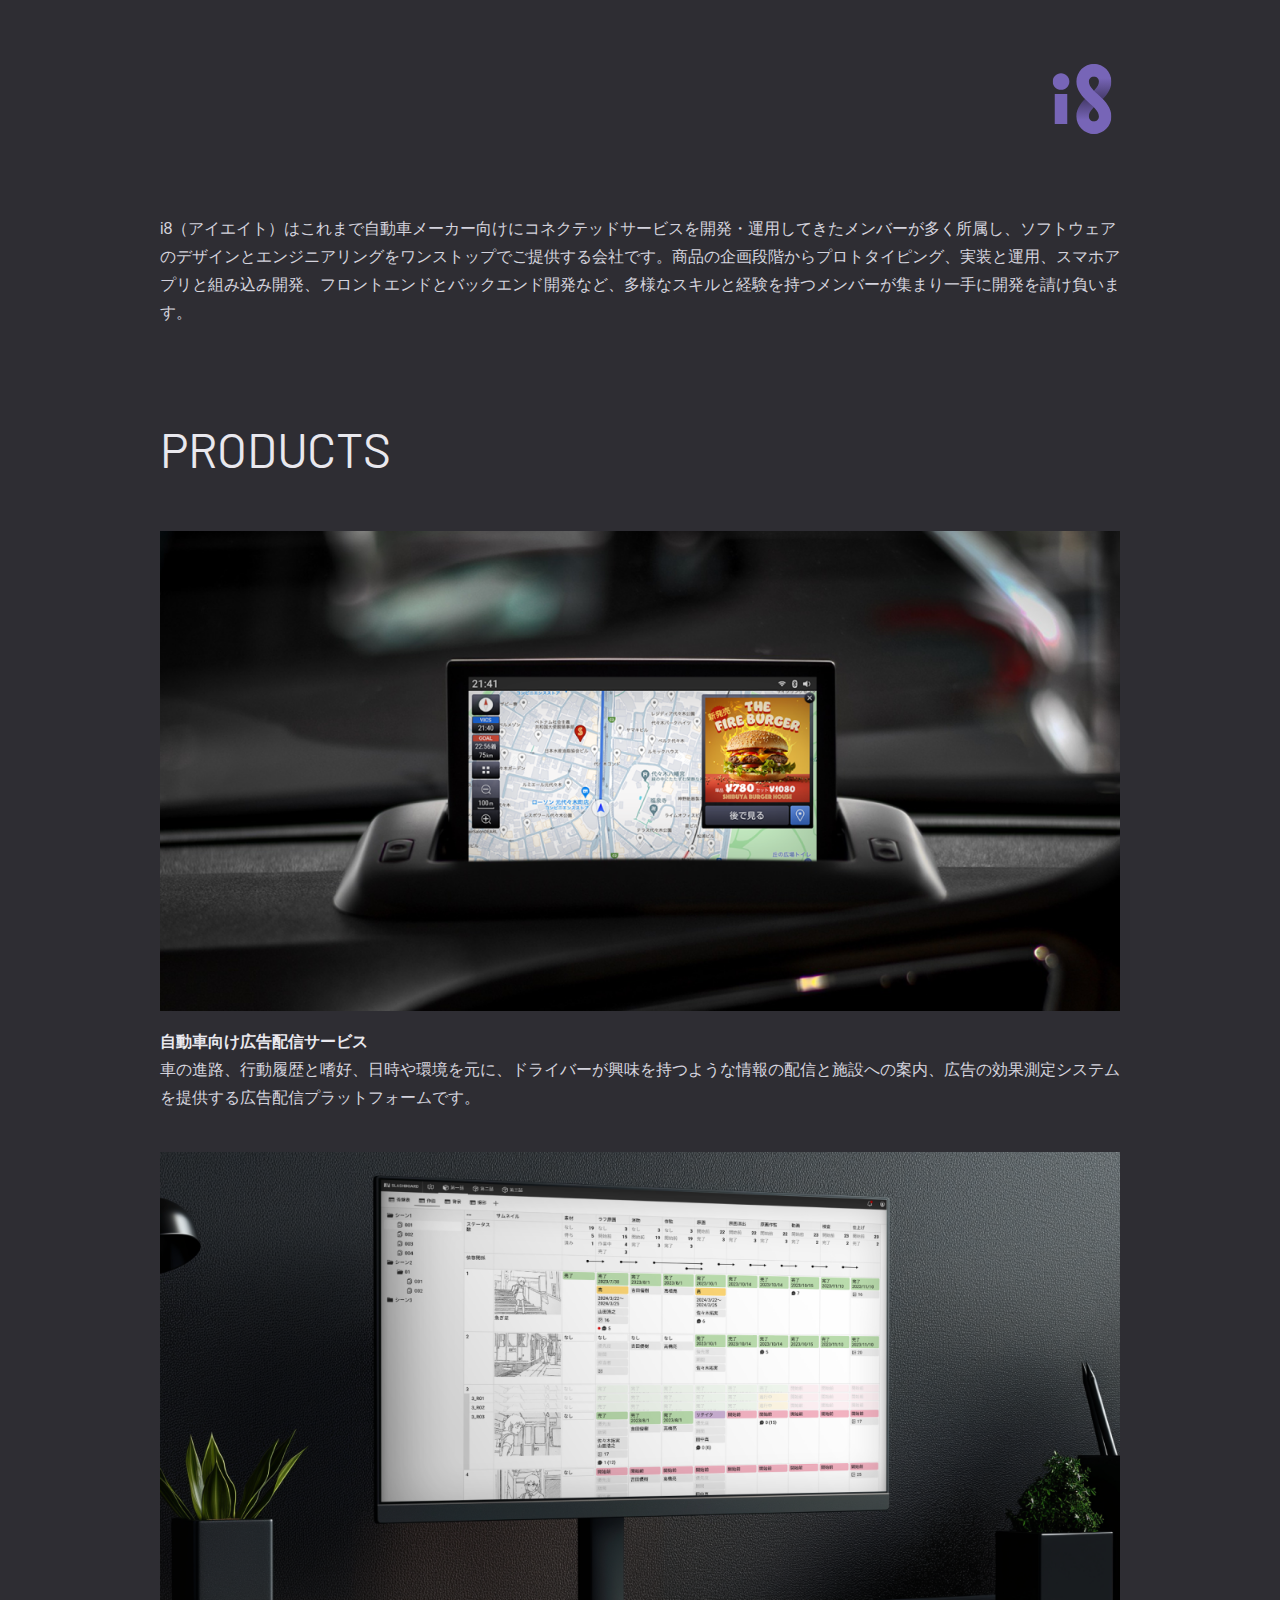
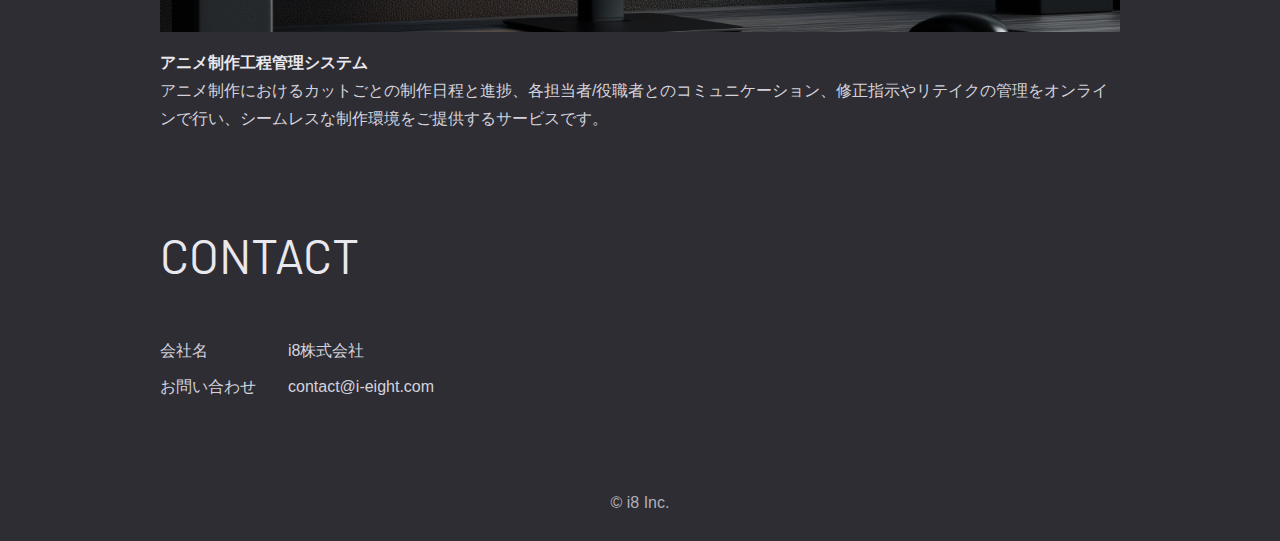
<file: index.html>
<!DOCTYPE html>
<html lang="ja">
<head>
	<meta charset="utf-8">
	<meta name="viewport" content="width=device-width, initial-scale=1.0">
	<title>i8 Inc.</title>
    <meta name="description" content="i8はプロトタイピング、実装と運用、スマホアプリと組み込み開発、フロントエンドとバックエンド開発など、多様なスキルと経験を持つメンバーが集まりワンストップの開発を請け負います。">
	<link rel="stylesheet" href="css/style.css">
    <link rel="preconnect" href="https://fonts.googleapis.com">
    <link rel="preconnect" href="https://fonts.gstatic.com" crossorigin>
    <link href="https://fonts.googleapis.com/css2?family=Barlow:ital,wght@0,100;0,200;0,300;0,400;0,500;0,600;0,700;0,800;0,900;1,100;1,200;1,300;1,400;1,500;1,600;1,700;1,800;1,900&display=swap" rel="stylesheet">
    <meta name="msapplication-square70x70logo" content="/favicons/site-tile-70x70.png">
    <meta name="msapplication-square150x150logo" content="/favicons/site-tile-150x150.png">
    <meta name="msapplication-wide310x150logo" content="/favicons/site-tile-310x150.png">
    <meta name="msapplication-square310x310logo" content="/favicons/site-tile-310x310.png">
    <meta name="msapplication-TileColor" content="#0078d7">
    <link rel="shortcut icon" type="image/vnd.microsoft.icon" href="/favicons/favicon.ico">
    <link rel="icon" type="image/vnd.microsoft.icon" href="/favicons/favicon.ico">
    <link rel="apple-touch-icon" type="image/png" href="/favicons/apple-touch-icon-180x180.png">
    <link rel="icon" type="image/png" href="/favicons/icon-256x256.png">
</head>
<body>
    <div class="wrapper">
        <header>
            <h1><img src="img/logo_i8_dark.svg" alt="i8株式会社" class="logo"></h1>
        </header>
        <p>i8（アイエイト）はこれまで自動車メーカー向けにコネクテッドサービスを開発・運用してきたメンバーが多く所属し、ソフトウェアのデザインとエンジニアリングをワンストップでご提供する会社です。商品の企画段階からプロトタイピング、実装と運用、スマホアプリと組み込み開発、フロントエンドとバックエンド開発など、多様なスキルと経験を持つメンバーが集まり一手に開発を請け負います。</p>
        <h2>PRODUCTS</h2>
        <div class="product-wrapper">
            <img src="img/img_ad.png" alt="">
            <h3 class="">自動車向け広告配信サービス</h3>
            <p>車の進路、行動履歴と嗜好、日時や環境を元に、ドライバーが興味を持つような情報の配信と施設への案内、広告の効果測定システムを提供する広告配信プラットフォームです。</p>
        </div>
        <div class="product-wrapper">
            <img src="img/img_anime.png" alt="">
            <h3 class="">アニメ制作工程管理システム</h3>
            <p>アニメ制作におけるカットごとの制作日程と進捗、各担当者/役職者とのコミュニケーション、修正指示やリテイクの管理をオンラインで行い、シームレスな制作環境をご提供するサービスです。</p>
        </div>
        <h2>CONTACT</h2>
        <div class="contact-wrapper">
            <div class="contact-table">
                <div>
                    <div>会社名</div>
                    <div>i8株式会社</div>
                </div>
                <div>
                    <div>お問い合わせ</div>
                    <div>
<script type="text/javascript">
<!--
function converter(M){
var str="", str_as="";
for(var i=0;i<M.length;i++){
str_as = M.charCodeAt(i);
str += String.fromCharCode(str_as + 1);
}
return str;
}
var output = converter(String.fromCharCode(98,110,109,115,96,98,115,63,104,44)+String.fromCharCode(100,104,102,103,115,45,98,110,108));
document.write(output);
//-->
</script>
<noscript><img src="img/img_contact_noscript.png" alt=""></noscript>
                    </div>
                </div>
            </div>
        </div>
        <footer>&copy; i8 Inc.</footer>
    </div>
</body>
</html>
</file>
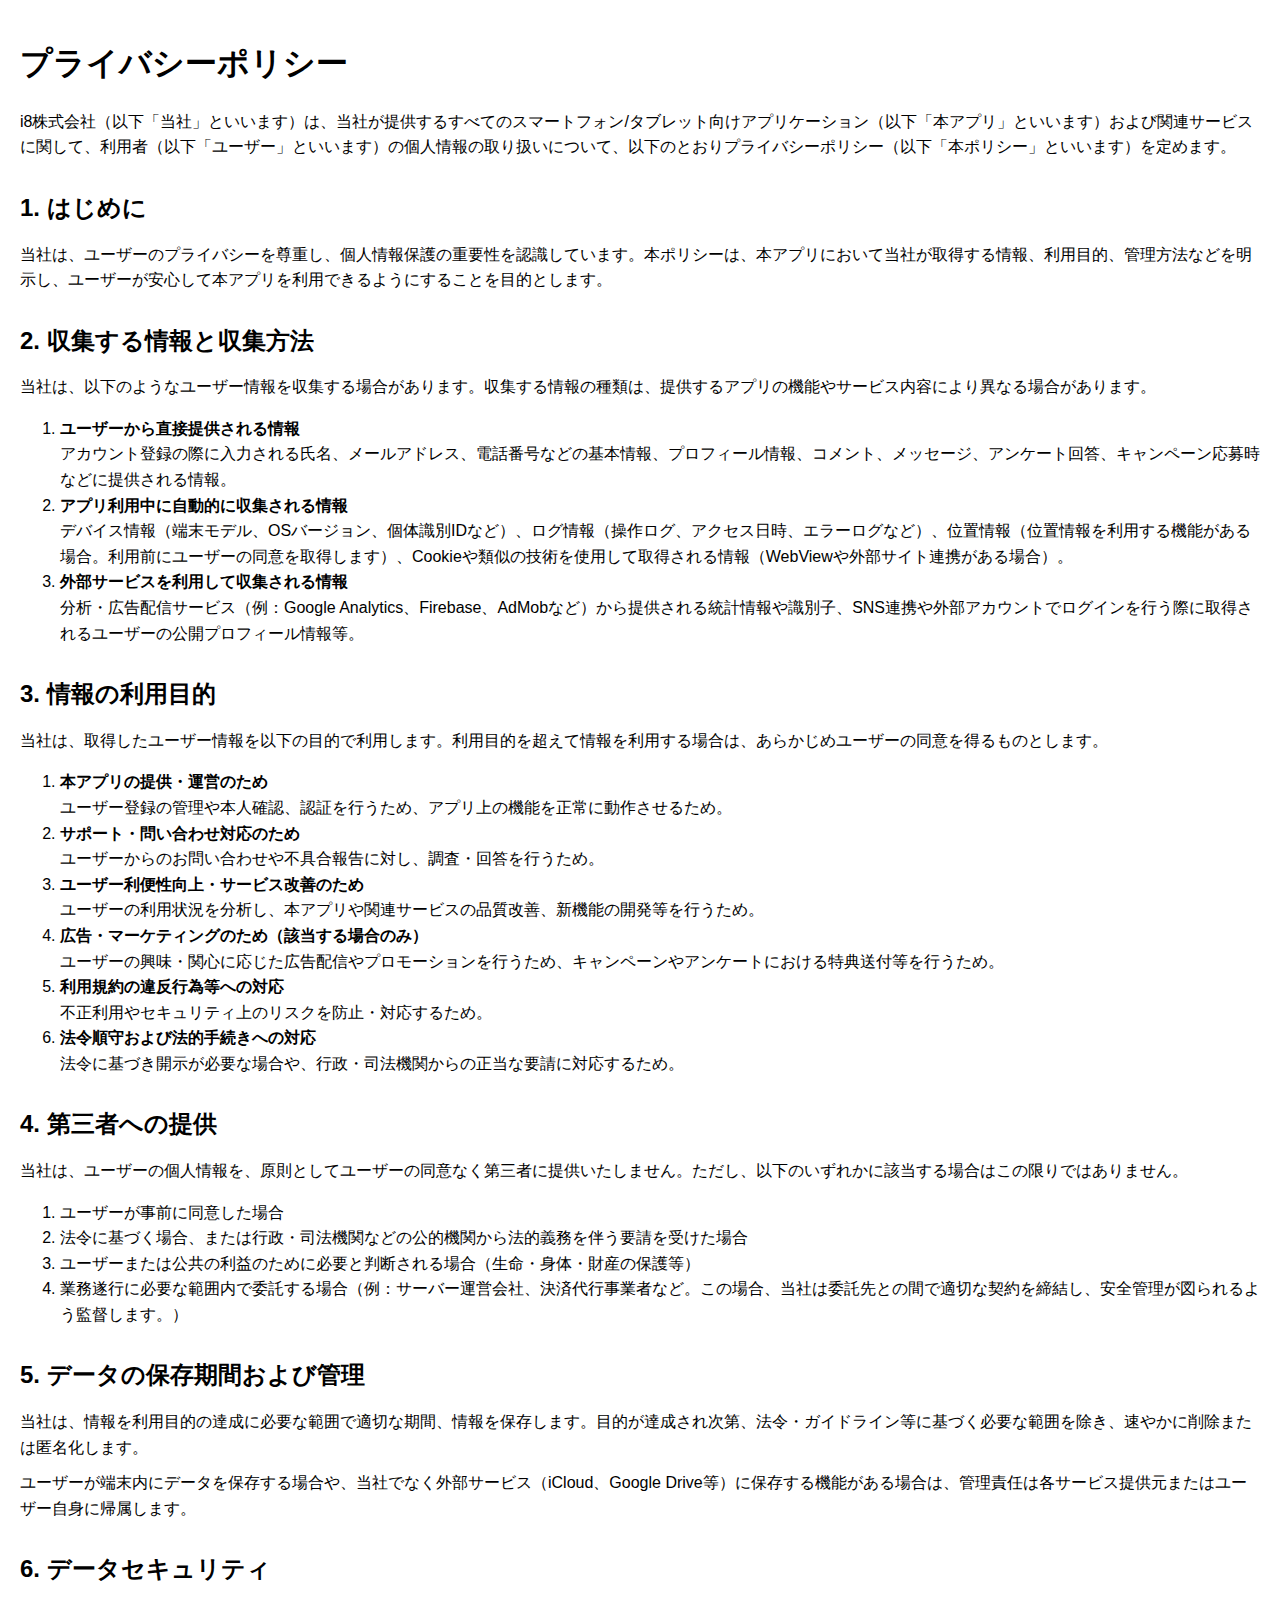
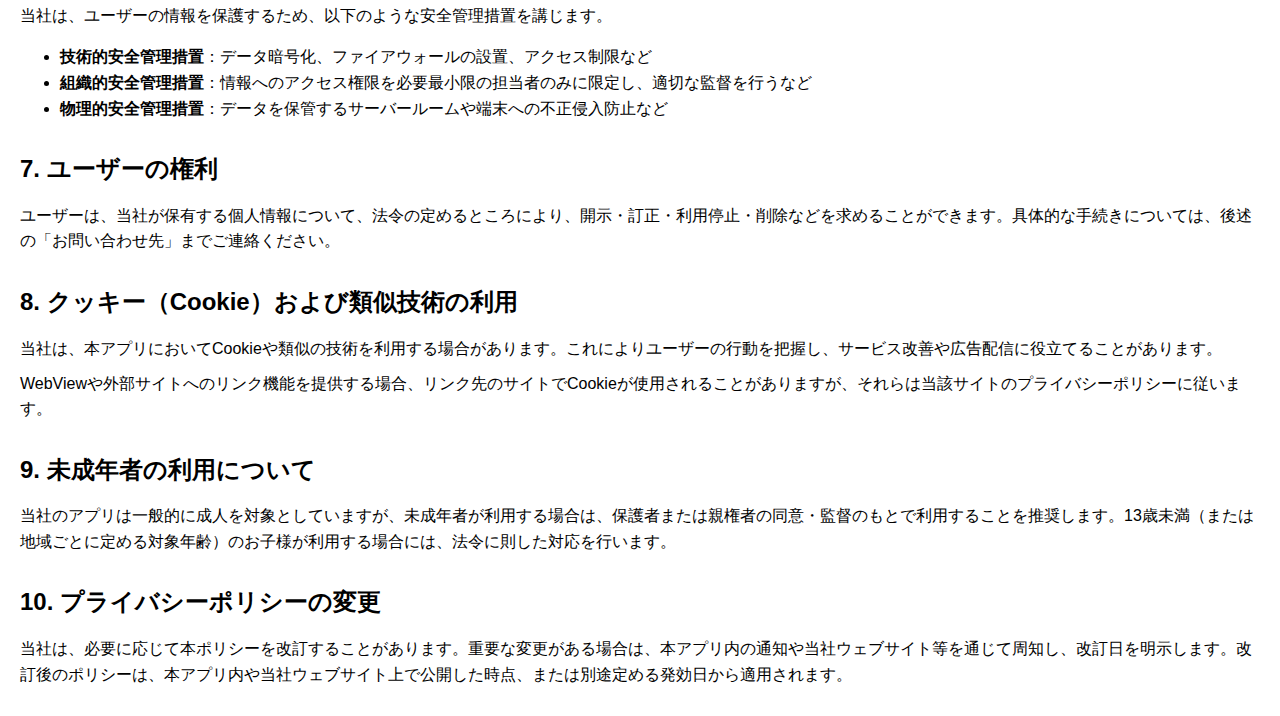
<file: privacypolicy.html>
<!DOCTYPE html>
<html lang="ja">
<head>
  <meta charset="UTF-8">
  <meta name="viewport" content="width=device-width,initial-scale=1.0">
  <title>プライバシーポリシー | i8株式会社</title>
  <style>
    body {
      font-family: sans-serif;
      line-height: 1.6;
      margin: 20px;
      padding: 0;
    }
    h1, h2, h3 {
      margin-top: 1.2em;
      margin-bottom: 0.6em;
    }
    p {
      margin: 0.6em 0;
    }
    section {
      margin-bottom: 1.8em;
    }
    code, pre {
      background-color: #f5f5f5;
      padding: 4px;
      border-radius: 4px;
      font-size: 0.9em;
    }
  </style>
</head>
<body>

<h1>プライバシーポリシー</h1>
<p>
  i8株式会社（以下「当社」といいます）は、当社が提供するすべてのスマートフォン/タブレット向けアプリケーション（以下「本アプリ」といいます）および関連サービスに関して、利用者（以下「ユーザー」といいます）の個人情報の取り扱いについて、以下のとおりプライバシーポリシー（以下「本ポリシー」といいます）を定めます。
</p>

<section>
  <h2>1. はじめに</h2>
  <p>
    当社は、ユーザーのプライバシーを尊重し、個人情報保護の重要性を認識しています。本ポリシーは、本アプリにおいて当社が取得する情報、利用目的、管理方法などを明示し、ユーザーが安心して本アプリを利用できるようにすることを目的とします。
  </p>
</section>

<section>
  <h2>2. 収集する情報と収集方法</h2>
  <p>当社は、以下のようなユーザー情報を収集する場合があります。収集する情報の種類は、提供するアプリの機能やサービス内容により異なる場合があります。</p>
  <ol>
    <li>
      <strong>ユーザーから直接提供される情報</strong><br>
      アカウント登録の際に入力される氏名、メールアドレス、電話番号などの基本情報、プロフィール情報、コメント、メッセージ、アンケート回答、キャンペーン応募時などに提供される情報。
    </li>
    <li>
      <strong>アプリ利用中に自動的に収集される情報</strong><br>
      デバイス情報（端末モデル、OSバージョン、個体識別IDなど）、ログ情報（操作ログ、アクセス日時、エラーログなど）、位置情報（位置情報を利用する機能がある場合。利用前にユーザーの同意を取得します）、Cookieや類似の技術を使用して取得される情報（WebViewや外部サイト連携がある場合）。
    </li>
    <li>
      <strong>外部サービスを利用して収集される情報</strong><br>
      分析・広告配信サービス（例：Google Analytics、Firebase、AdMobなど）から提供される統計情報や識別子、SNS連携や外部アカウントでログインを行う際に取得されるユーザーの公開プロフィール情報等。
    </li>
  </ol>
</section>

<section>
  <h2>3. 情報の利用目的</h2>
  <p>当社は、取得したユーザー情報を以下の目的で利用します。利用目的を超えて情報を利用する場合は、あらかじめユーザーの同意を得るものとします。</p>
  <ol>
    <li><strong>本アプリの提供・運営のため</strong><br>ユーザー登録の管理や本人確認、認証を行うため、アプリ上の機能を正常に動作させるため。</li>
    <li><strong>サポート・問い合わせ対応のため</strong><br>ユーザーからのお問い合わせや不具合報告に対し、調査・回答を行うため。</li>
    <li><strong>ユーザー利便性向上・サービス改善のため</strong><br>ユーザーの利用状況を分析し、本アプリや関連サービスの品質改善、新機能の開発等を行うため。</li>
    <li><strong>広告・マーケティングのため（該当する場合のみ）</strong><br>ユーザーの興味・関心に応じた広告配信やプロモーションを行うため、キャンペーンやアンケートにおける特典送付等を行うため。</li>
    <li><strong>利用規約の違反行為等への対応</strong><br>不正利用やセキュリティ上のリスクを防止・対応するため。</li>
    <li><strong>法令順守および法的手続きへの対応</strong><br>法令に基づき開示が必要な場合や、行政・司法機関からの正当な要請に対応するため。</li>
  </ol>
</section>

<section>
  <h2>4. 第三者への提供</h2>
  <p>当社は、ユーザーの個人情報を、原則としてユーザーの同意なく第三者に提供いたしません。ただし、以下のいずれかに該当する場合はこの限りではありません。</p>
  <ol>
    <li>ユーザーが事前に同意した場合</li>
    <li>法令に基づく場合、または行政・司法機関などの公的機関から法的義務を伴う要請を受けた場合</li>
    <li>ユーザーまたは公共の利益のために必要と判断される場合（生命・身体・財産の保護等）</li>
    <li>業務遂行に必要な範囲内で委託する場合（例：サーバー運営会社、決済代行事業者など。この場合、当社は委託先との間で適切な契約を締結し、安全管理が図られるよう監督します。）
    </li>
  </ol>
</section>

<section>
  <h2>5. データの保存期間および管理</h2>
  <p>
    当社は、情報を利用目的の達成に必要な範囲で適切な期間、情報を保存します。目的が達成され次第、法令・ガイドライン等に基づく必要な範囲を除き、速やかに削除または匿名化します。
  </p>
  <p>
    ユーザーが端末内にデータを保存する場合や、当社でなく外部サービス（iCloud、Google Drive等）に保存する機能がある場合は、管理責任は各サービス提供元またはユーザー自身に帰属します。
  </p>
</section>

<section>
  <h2>6. データセキュリティ</h2>
  <p>当社は、ユーザーの情報を保護するため、以下のような安全管理措置を講じます。</p>
  <ul>
    <li><strong>技術的安全管理措置</strong>：データ暗号化、ファイアウォールの設置、アクセス制限など</li>
    <li><strong>組織的安全管理措置</strong>：情報へのアクセス権限を必要最小限の担当者のみに限定し、適切な監督を行うなど</li>
    <li><strong>物理的安全管理措置</strong>：データを保管するサーバールームや端末への不正侵入防止など</li>
  </ul>
</section>

<section>
  <h2>7. ユーザーの権利</h2>
  <p>
    ユーザーは、当社が保有する個人情報について、法令の定めるところにより、開示・訂正・利用停止・削除などを求めることができます。具体的な手続きについては、後述の「お問い合わせ先」までご連絡ください。
  </p>
</section>

<section>
  <h2>8. クッキー（Cookie）および類似技術の利用</h2>
  <p>
    当社は、本アプリにおいてCookieや類似の技術を利用する場合があります。これによりユーザーの行動を把握し、サービス改善や広告配信に役立てることがあります。
  </p>
  <p>
    WebViewや外部サイトへのリンク機能を提供する場合、リンク先のサイトでCookieが使用されることがありますが、それらは当該サイトのプライバシーポリシーに従います。
  </p>
</section>

<section>
  <h2>9. 未成年者の利用について</h2>
  <p>
    当社のアプリは一般的に成人を対象としていますが、未成年者が利用する場合は、保護者または親権者の同意・監督のもとで利用することを推奨します。13歳未満（または地域ごとに定める対象年齢）のお子様が利用する場合には、法令に則した対応を行います。
  </p>
</section>

<section>
  <h2>10. プライバシーポリシーの変更</h2>
  <p>
    当社は、必要に応じて本ポリシーを改訂することがあります。重要な変更がある場合は、本アプリ内の通知や当社ウェブサイト等を通じて周知し、改訂日を明示します。改訂後のポリシーは、本アプリ内や当社ウェブサイト上で公開した時点、または別途定める発効日から適用されます。
  </p>
</section>

</body>
</html>
</file>
<file: css/style.css>
@charset "utf-8";

/*======================================
Base Styles
=======================================*/
body {
	line-height: 1.75;
	margin: 0px;
	font-family: 'Roboto', 'Hiragino Sans', 'Hiragino Kaku Gothic ProN', 'Meiryo', sans-serif;
    font-size: 1rem;
	color: #D4D3DD;
	background: #2E2D33;
}
input, textarea {
	font-family: 'Roboto', 'Hiragino Sans', 'Hiragino Kaku Gothic ProN', 'Meiryo', sans-serif;
	font-size: 100%;
	line-height: 1;
}
input {
	height: 1rem;
}
img {
	border: 0;
}
p, h1, h2, h3, h4, h5, h6, img, dl, dt, dd, form, input, textarea, fieldset, pre, blockquote {
	margin: 0;
	padding: 0;
}
ul, ol {
	margin-top: 0;
	margin-bottom: 0;
	padding-top: 0;
	padding-bottom: 0;
}
a:link {color: #D8D7DD; text-decoration: underline;}
a:visited {color: #D8D7DD;}
a:hover {color: #D8D7DD; opacity: 0.8;}
a:active {color: #D8D7DD;}


/*======================================
Common Styles
=======================================*/
.wrapper {
    max-width: 960px;
    margin: 0 auto;
    padding: 0 40px;
}
header {
	padding: 4rem 8px;
    text-align: right;
}
.logo {
	width: 60px;
}
h2 {
    font-size: 3rem;
    font-family: "Barlow", sans-serif;
    font-weight: 400;
    font-style: normal;
    color: #E9E8EE;
    padding-top: 5rem;
}
.product-wrapper,
.contact-wrapper {
    padding-top: 2.5rem;
}
.product-wrapper img {
    width: 100%;
}
.product-wrapper h3 {
    color: #E9E8EE;
    font-size: 1rem;
    padding-top: 0.5rem;
}
.contact-table {
    display: table;
    border-collapse: collapse;
}
.contact-table>div {
    display: table-row;
}
.contact-table>div>div {
    display: table-cell;
    border: 0;
    padding: 0 2rem 0.5rem 0;
}
footer {
	text-align: center;
    color: #B1B0BB;
	padding-bottom: 1.5rem;
    padding-top: 5rem;
}

/*****for tablet*****/
@media(max-width:960px){
}/*****for tablet*****/

/*****for mobile*****/
@media(max-width:520px){
.wrapper {
    padding: 0 20px;
}
.logo {
	width: 48px;
}
}/*****for mobile*****/
</file>
